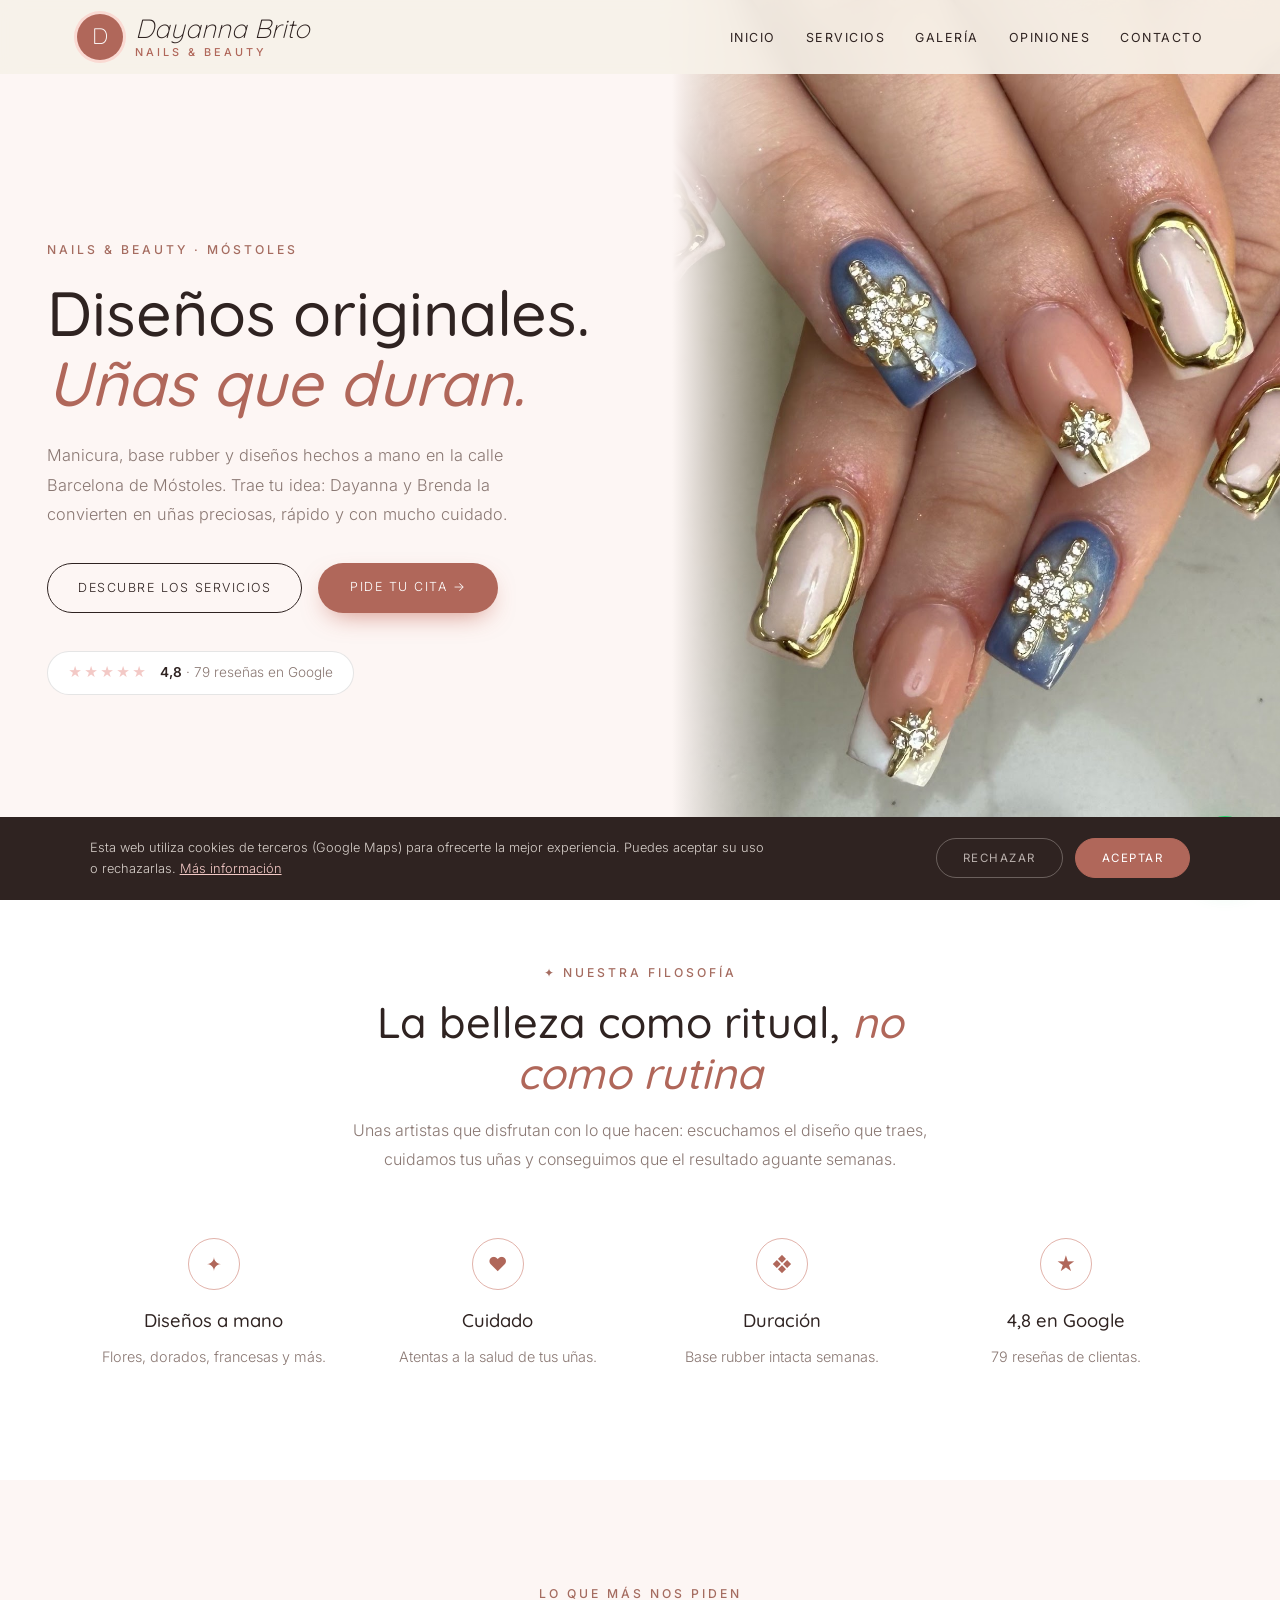
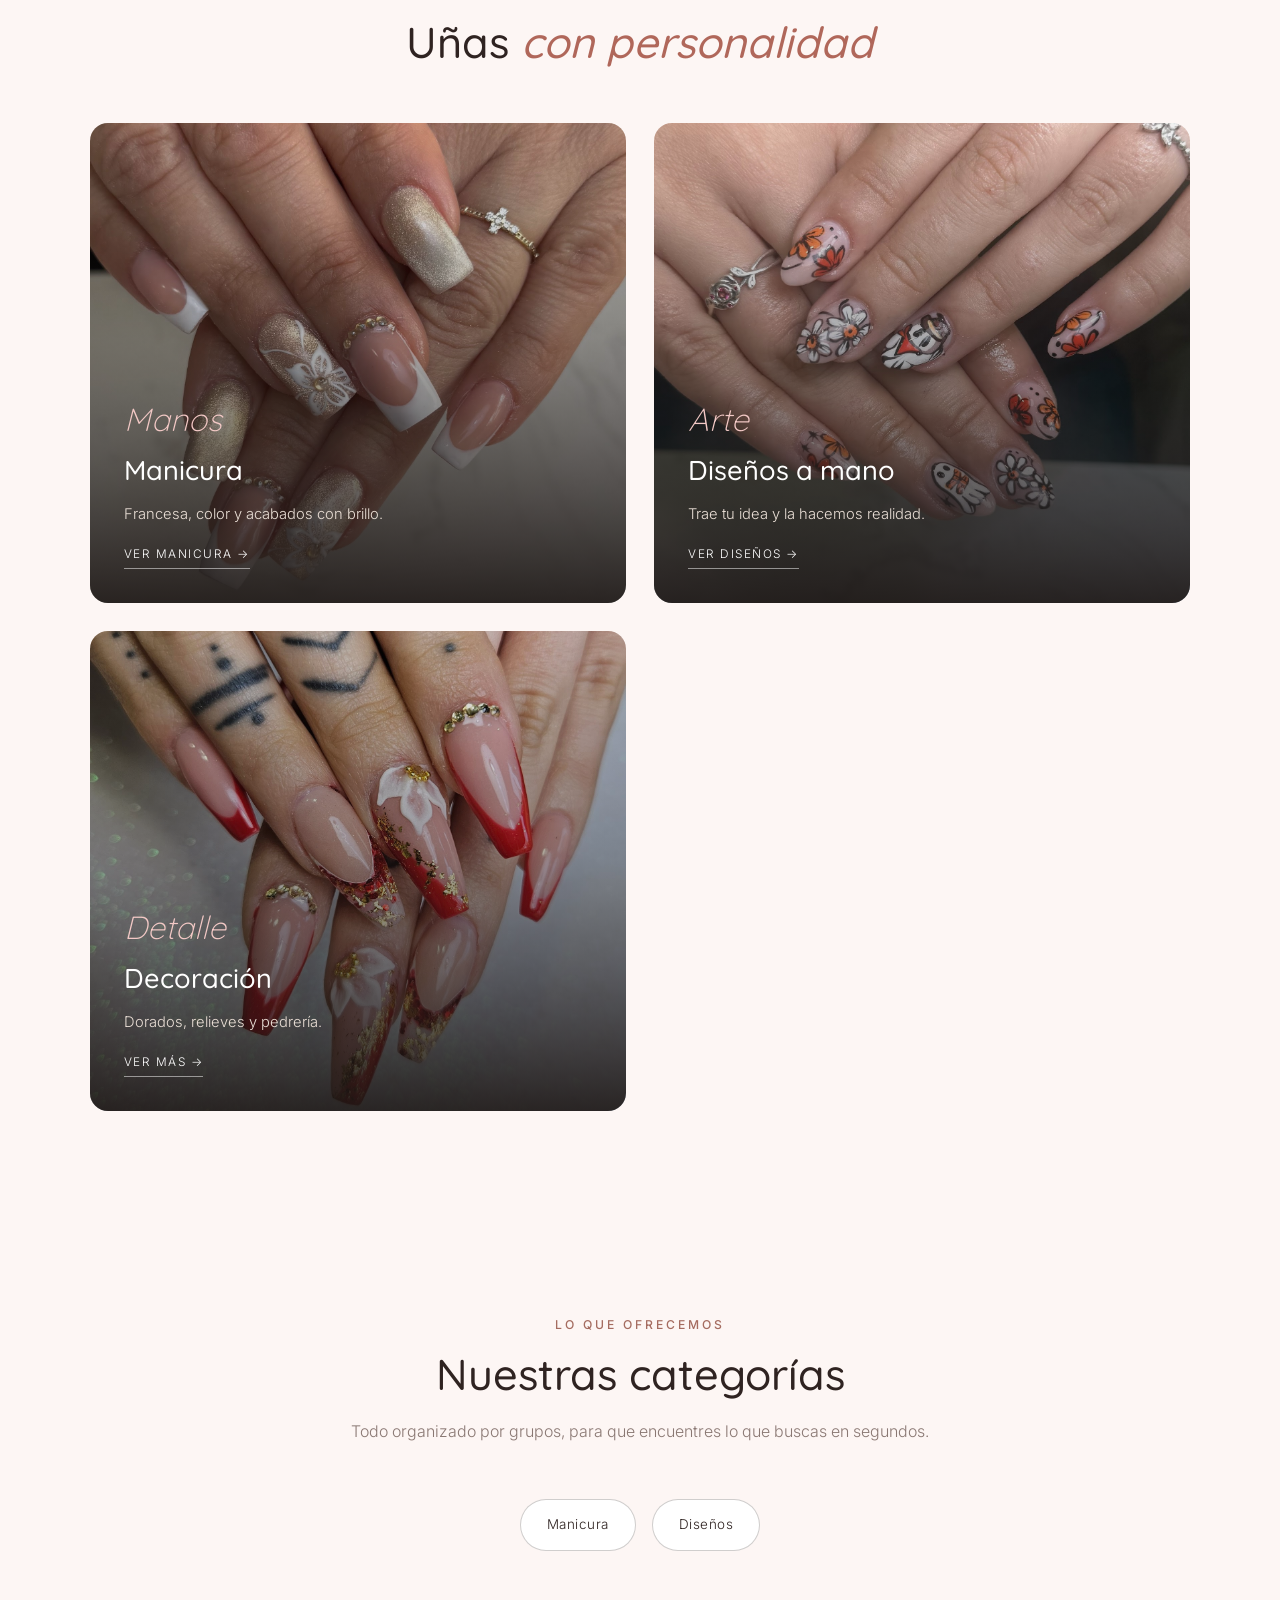
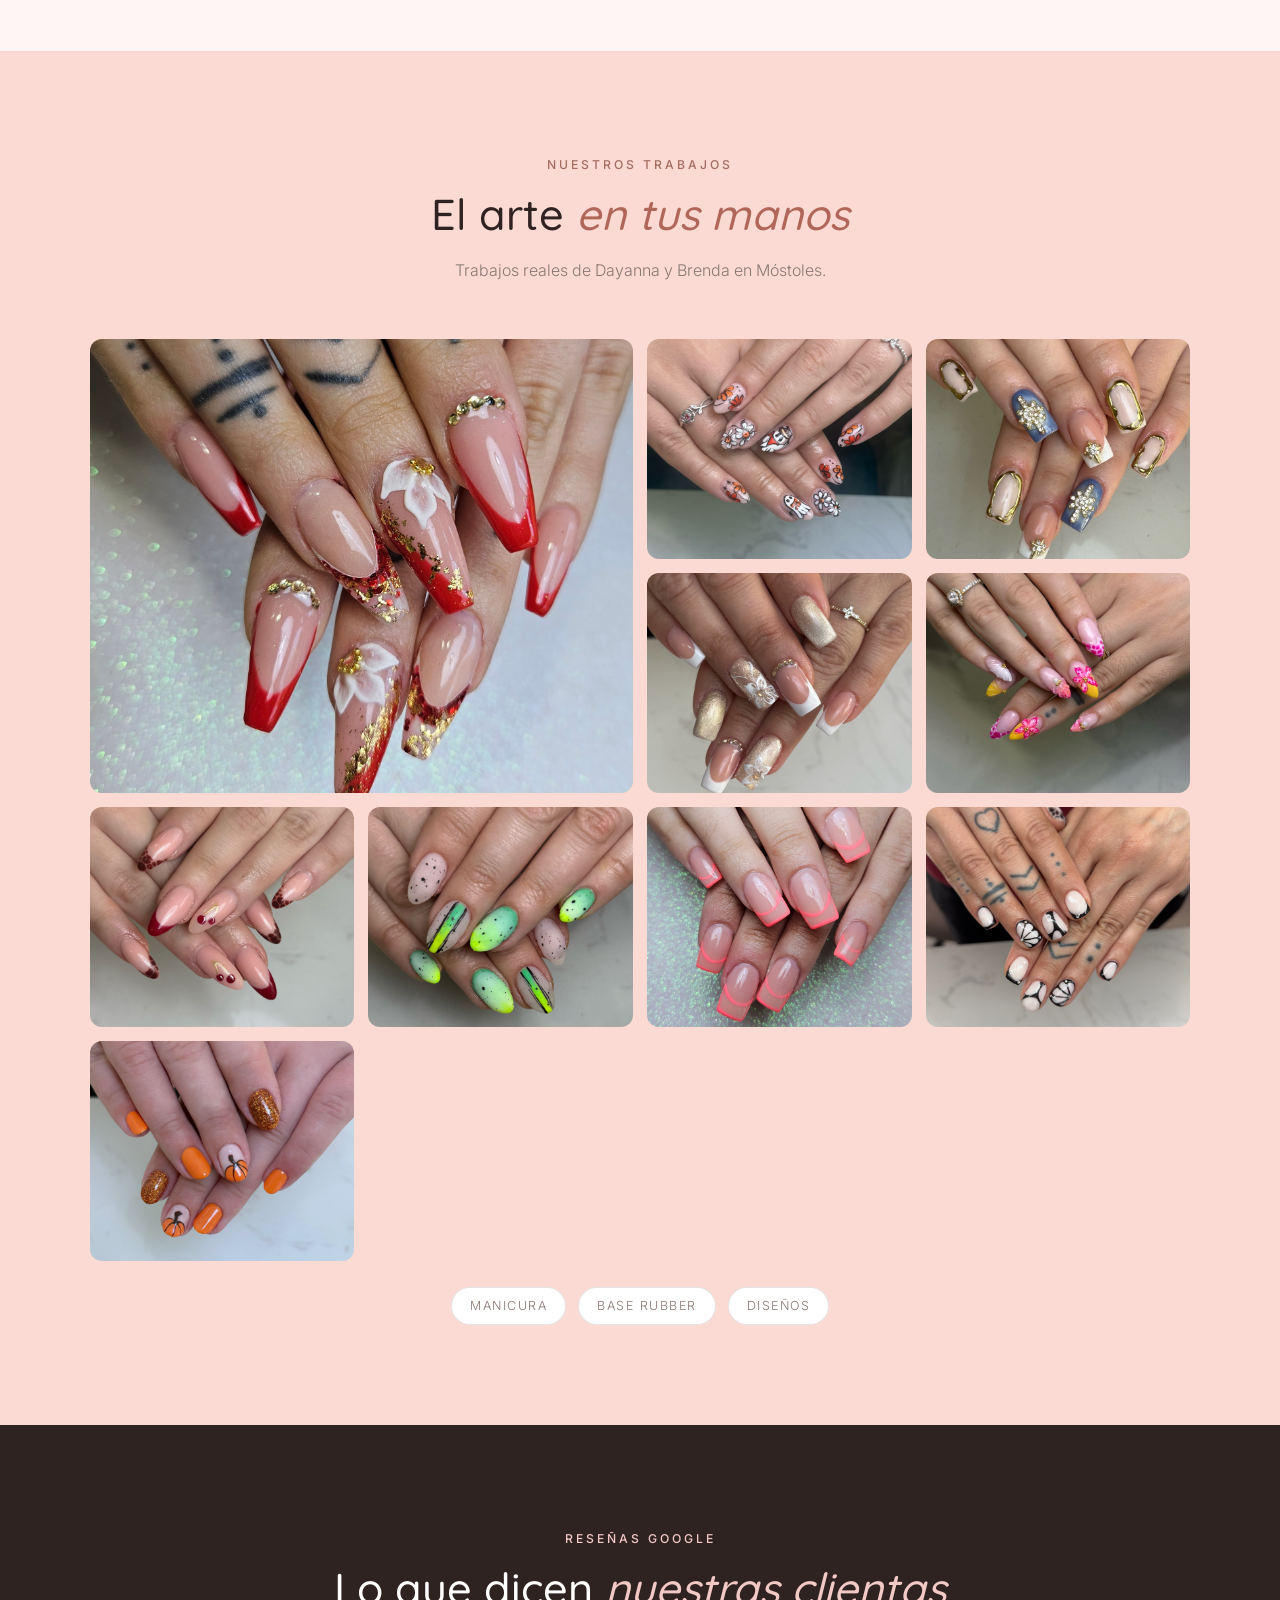
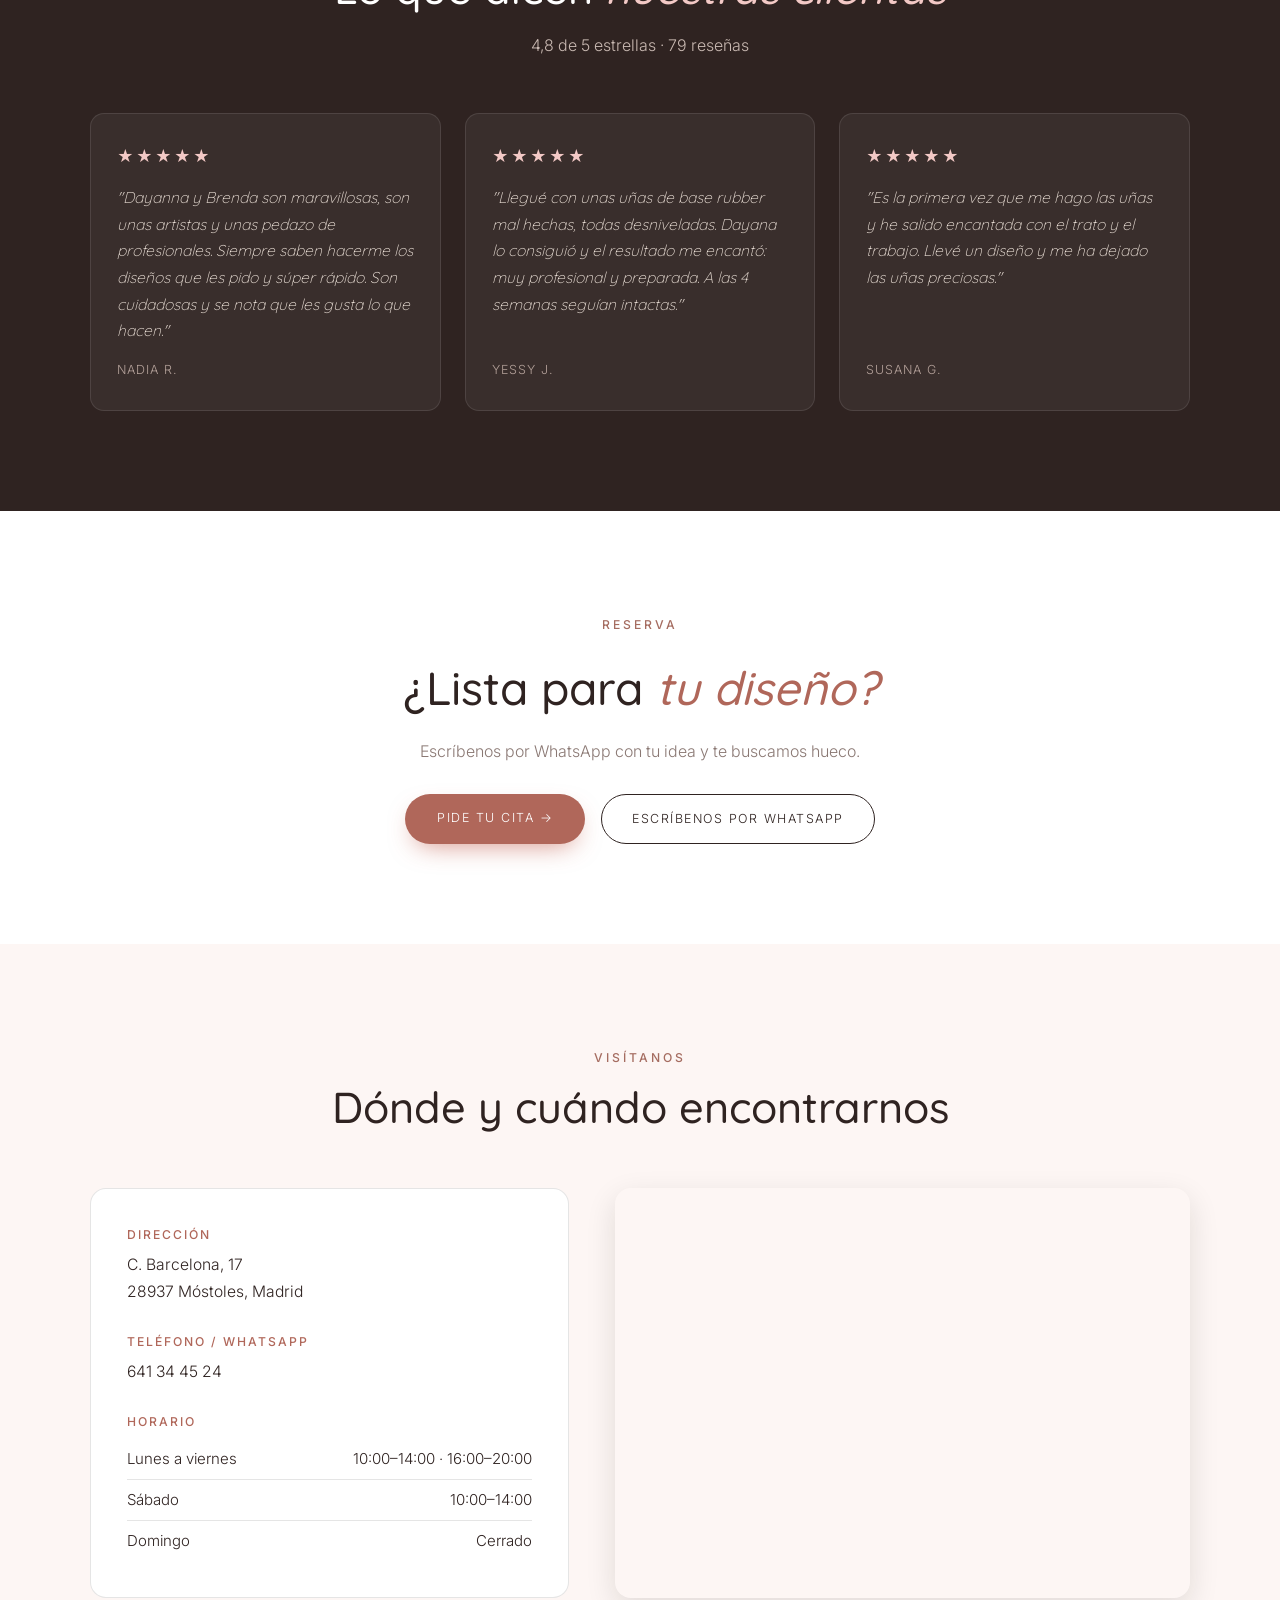
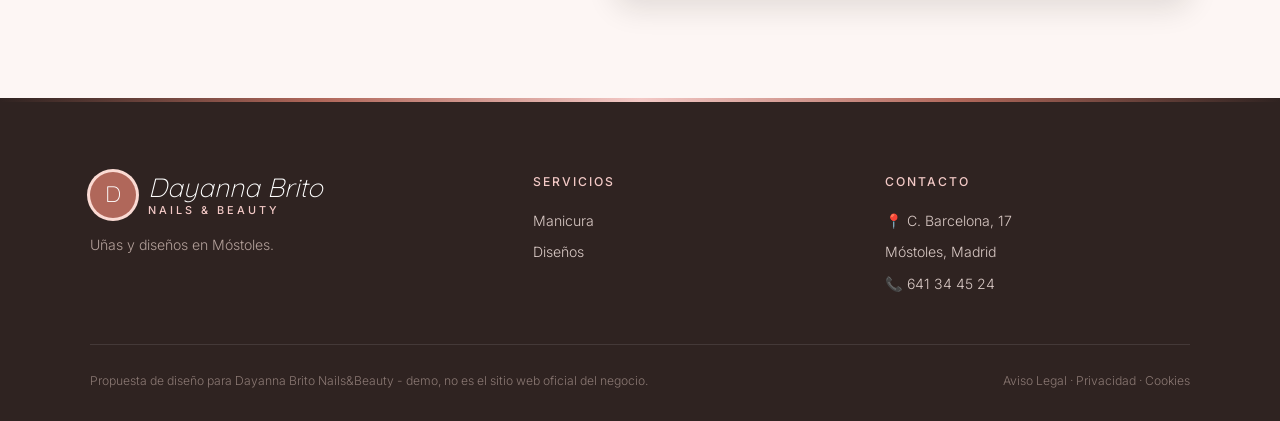
<file: index.html>
<!DOCTYPE html>
<html lang="es">
<head>
<meta charset="UTF-8">
<meta name="viewport" content="width=device-width, initial-scale=1.0">
<title>Dayanna Brito Nails&amp;Beauty — Uñas y diseños en Móstoles</title>
<meta name="description" content="Dayanna Brito Nails&Beauty, uñas en C. Barcelona 17, Móstoles. Manicura, base rubber y diseños originales hechos a mano por Dayanna y Brenda. 4,8★ con 79 reseñas en Google.">
<meta name="theme-color" content="#2f2321">
<meta property="og:title" content="Dayanna Brito Nails&amp;Beauty · Móstoles">
<meta property="og:image" content="maps_03.jpg">

<link rel="preconnect" href="https://fonts.googleapis.com"><link rel="preconnect" href="https://fonts.gstatic.com" crossorigin><link href="https://fonts.googleapis.com/css2?family=Quicksand:wght@400;500;600&family=Inter:wght@300;400;500;600&display=swap" rel="stylesheet">
<link rel="stylesheet" href="styles.css">
</head>
<body>

<header id="header">
  <a href="index.html" class="logo" aria-label="Dayanna Brito Nails&amp;Beauty, inicio"><span class="logo-mark">D</span><span class="logo-text"><span class="script">Dayanna Brito</span><small>nails &amp; beauty</small></span></a>
  <nav id="nav" aria-label="Navegación principal"><ul><li><a href="index.html#inicio">Inicio</a></li><li><a href="servicios.html">Servicios</a></li><li><a href="index.html#galeria">Galería</a></li><li><a href="index.html#opiniones">Opiniones</a></li><li><a href="index.html#contacto">Contacto</a></li></ul></nav><button class="nav-toggle" id="navToggle" aria-label="Abrir menú">☰</button>
</header>

<section class="hero" id="inicio">
  <div class="hero-text">
    <span class="eyebrow">Nails &amp; Beauty · Móstoles</span>
    <h1>Diseños originales. <em>Uñas que duran.</em></h1>
    <p>Manicura, base rubber y diseños hechos a mano en la calle Barcelona de Móstoles. Trae tu idea: Dayanna y Brenda la convierten en uñas preciosas, rápido y con mucho cuidado.</p>
    <div class="hero-ctas">
      <a href="servicios.html" class="btn-outline">Descubre los servicios</a>
      <a href="https://wa.me/34641344524?text=Hola%2C%20he%20visto%20vuestra%20web%20y%20me%20gustar%C3%ADa%20pedir%20cita%20en%20Dayanna%20Brito%20Nails%26Beauty" class="btn-solid" target="_blank" rel="noopener">Pide tu cita →</a>
    </div>
    <a class="hero-rating" href="https://www.google.com/maps/search/?api=1&query=Dayanna+Brito+Nails+Beauty,+Calle+Barcelona+17,+Mostoles" target="_blank" rel="noopener"><span class="stars">★★★★★</span><span><strong>4,8</strong> · 79 reseñas en Google</span></a>
  </div>
  <div class="hero-img"><img src="maps_03.jpg" alt="Diseño de uñas con dorado de Dayanna Brito Nails&Beauty en Móstoles" style="object-position:center 50%;"></div>
</section>

<section class="trust">
  <div class="section-head">
    <span class="eyebrow">✦ Nuestra filosofía</span>
    <h2>La belleza como ritual, <em>no como rutina</em></h2>
    <p>Unas artistas que disfrutan con lo que hacen: escuchamos el diseño que traes, cuidamos tus uñas y conseguimos que el resultado aguante semanas.</p>
  </div>
  <div class="trust-grid">
    <div class="trust-card"><span class="trust-ic">✦</span><h3>Diseños a mano</h3><p>Flores, dorados, francesas y más.</p></div>
    <div class="trust-card"><span class="trust-ic">♥</span><h3>Cuidado</h3><p>Atentas a la salud de tus uñas.</p></div>
    <div class="trust-card"><span class="trust-ic">❖</span><h3>Duración</h3><p>Base rubber intacta semanas.</p></div>
    <div class="trust-card"><span class="trust-ic">★</span><h3>4,8 en Google</h3><p>79 reseñas de clientas.</p></div>
  </div>
</section>

<section class="worlds">
  <div class="section-head">
    <span class="eyebrow">Lo que más nos piden</span>
    <h2>Uñas <em>con personalidad</em></h2>
  </div>
  <div class="worlds-grid">
    <a href="servicios.html#unas" class="world-card"><img src="maps_02.jpg" alt="Manicura"><div class="world-text"><span class="script">Manos</span><h3>Manicura</h3><p>Francesa, color y acabados con brillo.</p><span class="world-link">Ver manicura →</span></div></a>
    <a href="servicios.html#disenos" class="world-card"><img src="maps_01.jpg" alt="Diseños a mano"><div class="world-text"><span class="script">Arte</span><h3>Diseños a mano</h3><p>Trae tu idea y la hacemos realidad.</p><span class="world-link">Ver diseños →</span></div></a>
    <a href="servicios.html#disenos" class="world-card"><img src="maps_09.jpg" alt="Decoración"><div class="world-text"><span class="script">Detalle</span><h3>Decoración</h3><p>Dorados, relieves y pedrería.</p><span class="world-link">Ver más →</span></div></a>
  </div>
</section>

<section>
  <div class="section-head">
    <span class="eyebrow">Lo que ofrecemos</span>
    <h2>Nuestras categorías</h2>
    <p>Todo organizado por grupos, para que encuentres lo que buscas en segundos.</p>
  </div>
  <div class="cat-pills">
    <a href="servicios.html#unas" class="cat-pill">Manicura</a>
    <a href="servicios.html#disenos" class="cat-pill">Diseños</a>
  </div>
</section>

<section class="gallery-wrap" id="galeria">
  <div class="section-head">
    <span class="eyebrow">Nuestros trabajos</span>
    <h2>El arte <em>en tus manos</em></h2>
    <p>Trabajos reales de Dayanna y Brenda en Móstoles.</p>
  </div>
  <div class="gallery">
    <figure class="big"><img src="maps_09.jpg" alt="Francesa roja con flores y pan de oro, Dayanna Brito Nails&Beauty" loading="lazy"></figure>
    <figure><img src="maps_01.jpg" alt="Uñas con flores pintadas a mano" loading="lazy"></figure>
    <figure><img src="maps_03.jpg" alt="Diseño con marcos dorados y pedrería" loading="lazy"></figure>
    <figure><img src="maps_02.jpg" alt="Francesa blanca con dorado" loading="lazy"></figure>
    <figure><img src="maps_08.jpg" alt="Diseño tropical con flores en relieve" loading="lazy"></figure>
    <figure><img src="maps_07.jpg" alt="Francesa burdeos con cerezas" loading="lazy"></figure>
    <figure><img src="maps_04.jpg" alt="Uñas verde neón con motas" loading="lazy"></figure>
    <figure><img src="maps_06.jpg" alt="Francesa coral" loading="lazy"></figure>
    <figure><img src="maps_05.jpg" alt="Diseño blanco y negro" loading="lazy"></figure>
    <figure><img src="maps_10.jpg" alt="Uñas de otoño con calabazas" loading="lazy"></figure>
  </div>
  <div class="brands"><span>Manicura</span><span>Base rubber</span><span>Diseños</span></div>
</section>

<section class="reviews-wrap" id="opiniones">
  <div class="section-head">
    <span class="eyebrow">Reseñas Google</span>
    <h2>Lo que dicen <em>nuestras clientas</em></h2>
    <p>4,8 de 5 estrellas · 79 reseñas</p>
  </div>
  <div class="review-grid">
    <div class="review-card"><div class="stars">★★★★★</div><p>"Dayanna y Brenda son maravillosas, son unas artistas y unas pedazo de profesionales. Siempre saben hacerme los diseños que les pido y súper rápido. Son cuidadosas y se nota que les gusta lo que hacen."</p><cite>Nadia R.</cite></div>
    <div class="review-card"><div class="stars">★★★★★</div><p>"Llegué con unas uñas de base rubber mal hechas, todas desniveladas. Dayana lo consiguió y el resultado me encantó: muy profesional y preparada. A las 4 semanas seguían intactas."</p><cite>Yessy J.</cite></div>
    <div class="review-card"><div class="stars">★★★★★</div><p>"Es la primera vez que me hago las uñas y he salido encantada con el trato y el trabajo. Llevé un diseño y me ha dejado las uñas preciosas."</p><cite>Susana G.</cite></div>
  </div>
</section>

<section class="cta-section">
  <span class="eyebrow">Reserva</span>
  <h2>¿Lista para <em>tu diseño?</em></h2>
  <p>Escríbenos por WhatsApp con tu idea y te buscamos hueco.</p>
  <div class="cta-row">
    <a href="https://wa.me/34641344524?text=Hola%2C%20he%20visto%20vuestra%20web%20y%20me%20gustar%C3%ADa%20pedir%20cita%20en%20Dayanna%20Brito%20Nails%26Beauty" class="btn-solid" target="_blank" rel="noopener">Pide tu cita →</a>
    <a href="https://wa.me/34641344524?text=Hola%2C%20he%20visto%20vuestra%20web%20y%20me%20gustar%C3%ADa%20pedir%20cita%20en%20Dayanna%20Brito%20Nails%26Beauty" class="btn-outline" target="_blank" rel="noopener">Escríbenos por WhatsApp</a>
  </div>
</section>

<section class="contact-section" id="contacto">
  <div class="section-head">
    <span class="eyebrow">Visítanos</span>
    <h2>Dónde y cuándo encontrarnos</h2>
  </div>
  <div class="contact-grid">
    <div class="contact-info">
      <div class="contact-block"><h3>Dirección</h3><p>C. Barcelona, 17<br>28937 Móstoles, Madrid</p></div>
      <div class="contact-block"><h3>Teléfono / WhatsApp</h3><p><a href="tel:+34641344524">641 34 45 24</a></p></div>
      <div class="contact-block"><h3>Horario</h3><ul class="hours-list"><li><span>Lunes a viernes</span><span>10:00–14:00 · 16:00–20:00</span></li><li><span>Sábado</span><span>10:00–14:00</span></li><li><span>Domingo</span><span>Cerrado</span></li></ul></div>
      
    </div>
    <div class="contact-map">
      <iframe title="Mapa de Dayanna Brito Nails&amp;Beauty" src="https://www.google.com/maps?q=Dayanna+Brito+Nails+Beauty,+Calle+Barcelona+17,+Mostoles&output=embed" width="100%" height="100%" style="border:0;" allowfullscreen="" loading="lazy" referrerpolicy="no-referrer-when-downgrade"></iframe>
    </div>
  </div>
</section>

<footer>
  <div class="footer-grid">
    <div class="footer-brand">
      <a href="index.html" class="logo light"><span class="logo-mark">D</span><span class="logo-text"><span class="script">Dayanna Brito</span><small>nails &amp; beauty</small></span></a>
      <p>Uñas y diseños en Móstoles.</p>
    </div>
    <div><h4>Servicios</h4><ul><li><a href="servicios.html#unas">Manicura</a></li><li><a href="servicios.html#disenos">Diseños</a></li></ul></div>
    <div><h4>Contacto</h4><ul><li>📍 C. Barcelona, 17</li><li>Móstoles, Madrid</li><li>📞 <a href="tel:+34641344524">641 34 45 24</a></li></ul></div>
  </div>
  <div class="footer-bottom">
    <span>Propuesta de diseño para Dayanna Brito Nails&amp;Beauty - demo, no es el sitio web oficial del negocio.</span>
    <span><a href="aviso-legal.html">Aviso Legal</a> &middot; <a href="politica-privacidad.html">Privacidad</a> &middot; <a href="politica-cookies.html">Cookies</a></span>
  </div>
</footer>

<div id="cookie-banner" class="cookie-banner"><p>Esta web utiliza cookies de terceros (Google Maps) para ofrecerte la mejor experiencia. Puedes aceptar su uso o rechazarlas. <a href="politica-cookies.html">Más información</a></p><div class="cookie-actions"><button onclick="setCookieChoice('rejected')" class="ck-reject">Rechazar</button><button onclick="setCookieChoice('accepted')" class="ck-accept">Aceptar</button></div></div>
<div class="social-fabs"><a class="wa-fab" href="https://wa.me/34641344524?text=Hola%2C%20he%20visto%20vuestra%20web%20y%20me%20gustar%C3%ADa%20pedir%20cita%20en%20Dayanna%20Brito%20Nails%26Beauty" target="_blank" rel="noopener" aria-label="Escribir por WhatsApp"><svg width="28" height="28" viewBox="0 0 24 24" fill="white"><path d="M17.5 14.4c-.3-.1-1.8-.9-2-1s-.5-.1-.7.1-.8 1-.9 1.2-.3.2-.6.1a8.2 8.2 0 0 1-2.4-1.5 9 9 0 0 1-1.7-2.1c-.2-.3 0-.5.1-.6l.4-.5.3-.5v-.5l-.9-2.2c-.2-.6-.5-.5-.7-.5h-.6a1.1 1.1 0 0 0-.8.4 3.4 3.4 0 0 0-1 2.5 5.9 5.9 0 0 0 1.2 3.1 13.5 13.5 0 0 0 5.2 4.6c2.6 1 2.6.7 3.1.6a2.6 2.6 0 0 0 1.7-1.2 2.1 2.1 0 0 0 .2-1.2c-.1-.1-.3-.2-.6-.3ZM12 21.8a9.8 9.8 0 0 1-5-1.4l-.4-.2-3.7 1 1-3.6-.2-.4A9.8 9.8 0 1 1 12 21.8Zm8.4-18.3A11.8 11.8 0 0 0 1.8 17.7L.2 23.8l6.3-1.6a11.8 11.8 0 0 0 5.6 1.4A11.8 11.8 0 0 0 20.4 3.5Z"/></svg></a></div>
<script src="main.js"></script>
</body>
</html>
</file>
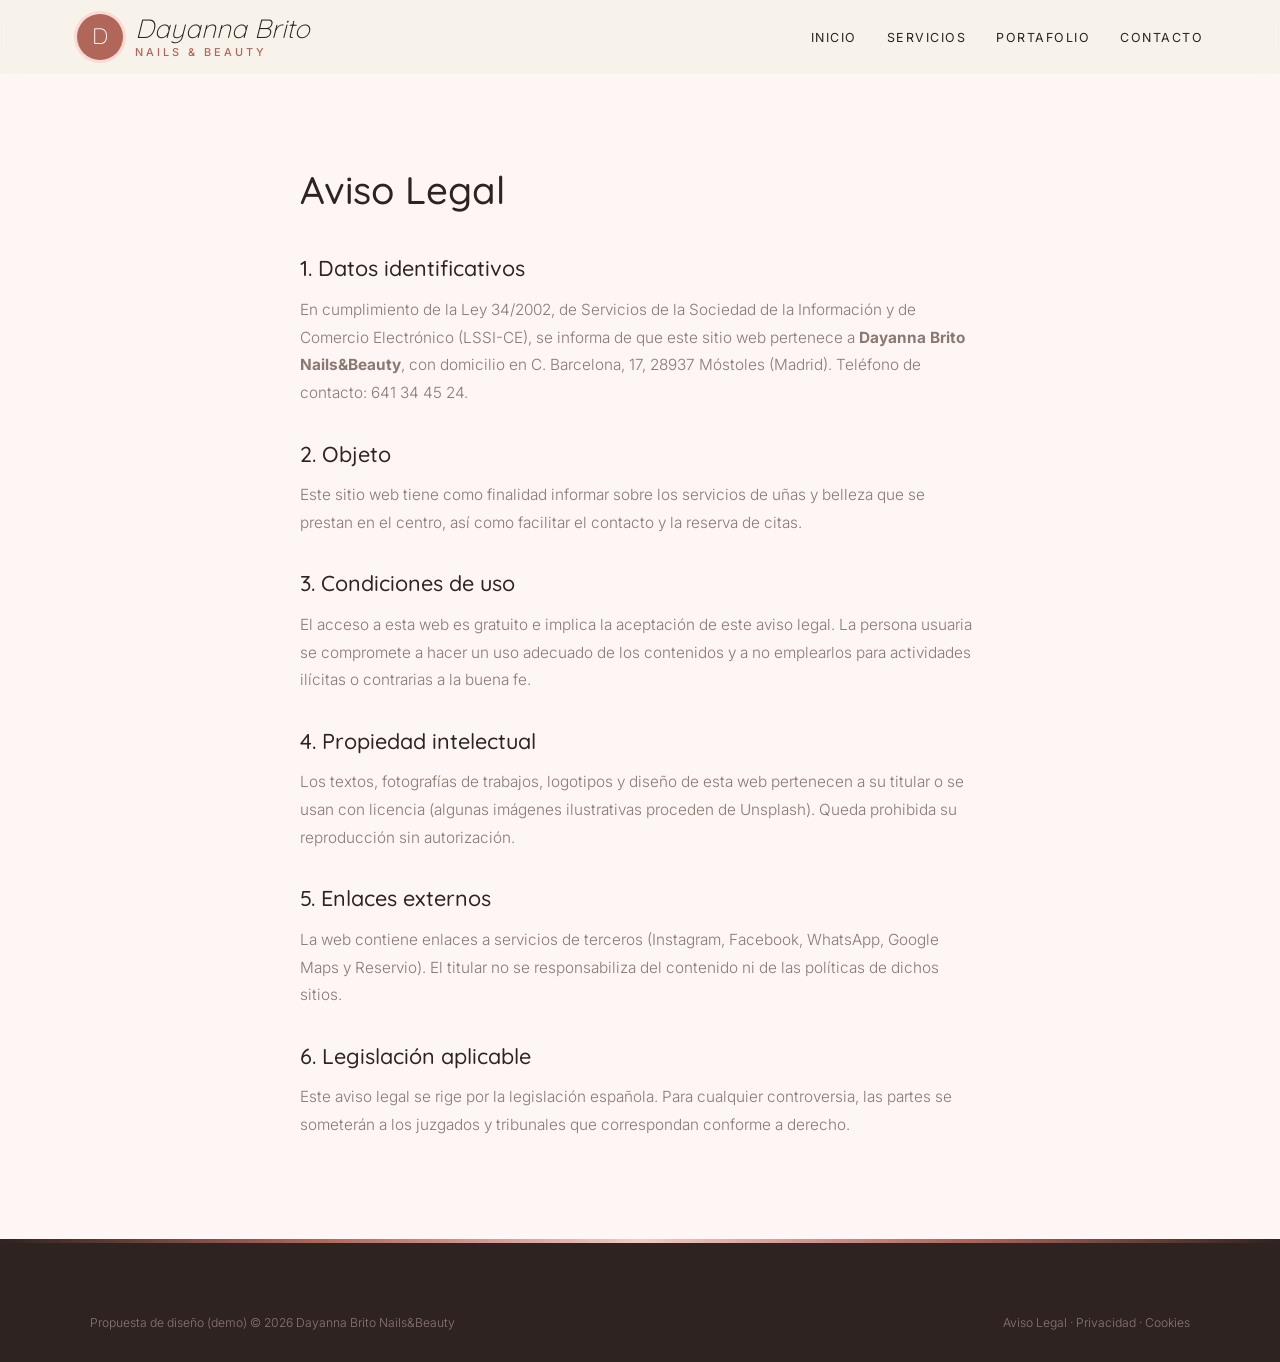
<file: aviso-legal.html>
<!DOCTYPE html>
<html lang="es">
<head>
<meta charset="UTF-8">
<meta name="viewport" content="width=device-width, initial-scale=1.0">
<title>Aviso Legal — Dayanna Brito Nails&amp;Beauty</title>
<meta name="robots" content="noindex">

<link rel="preconnect" href="https://fonts.googleapis.com">
<link href="https://fonts.googleapis.com/css2?family=Quicksand:wght@400;500;600&family=Inter:wght@300;400;500;600&display=swap" rel="stylesheet">
<link rel="stylesheet" href="styles.css">
</head>
<body>
<header id="header" class="scrolled">
  <a href="index.html" class="logo" aria-label="Dayanna Brito Nails&amp;Beauty, inicio">
    <span class="logo-mark">D</span>
    <span class="logo-text"><span class="script">Dayanna Brito</span><small>nails &amp; beauty</small></span>
  </a>
  <nav id="nav" aria-label="Navegación principal">
    <ul>
      <li><a href="index.html#inicio">Inicio</a></li>
      <li><a href="servicios.html">Servicios</a></li>
      <li><a href="portafolio.html">Portafolio</a></li>
      <li><a href="index.html#contacto">Contacto</a></li>
    </ul>
  </nav>
  <button class="nav-toggle" id="navToggle" aria-label="Abrir menú">☰</button>
</header>
<main class="legal"><h1>Aviso Legal</h1>
<h2>1. Datos identificativos</h2>
<p>En cumplimiento de la Ley 34/2002, de Servicios de la Sociedad de la Información y de Comercio Electrónico (LSSI-CE), se informa de que este sitio web pertenece a <strong>Dayanna Brito Nails&amp;Beauty</strong>, con domicilio en C. Barcelona, 17, 28937 Móstoles (Madrid). Teléfono de contacto: 641 34 45 24.</p>
<h2>2. Objeto</h2>
<p>Este sitio web tiene como finalidad informar sobre los servicios de uñas y belleza que se prestan en el centro, así como facilitar el contacto y la reserva de citas.</p>
<h2>3. Condiciones de uso</h2>
<p>El acceso a esta web es gratuito e implica la aceptación de este aviso legal. La persona usuaria se compromete a hacer un uso adecuado de los contenidos y a no emplearlos para actividades ilícitas o contrarias a la buena fe.</p>
<h2>4. Propiedad intelectual</h2>
<p>Los textos, fotografías de trabajos, logotipos y diseño de esta web pertenecen a su titular o se usan con licencia (algunas imágenes ilustrativas proceden de Unsplash). Queda prohibida su reproducción sin autorización.</p>
<h2>5. Enlaces externos</h2>
<p>La web contiene enlaces a servicios de terceros (Instagram, Facebook, WhatsApp, Google Maps y Reservio). El titular no se responsabiliza del contenido ni de las políticas de dichos sitios.</p>
<h2>6. Legislación aplicable</h2>
<p>Este aviso legal se rige por la legislación española. Para cualquier controversia, las partes se someterán a los juzgados y tribunales que correspondan conforme a derecho.</p></main>
<footer>
  <div class="footer-bottom" style="margin-top:0">
    <span>Propuesta de diseño (demo) © 2026 Dayanna Brito Nails&amp;Beauty</span>
    <span><a href="aviso-legal.html">Aviso Legal</a> &middot; <a href="politica-privacidad.html">Privacidad</a> &middot; <a href="politica-cookies.html">Cookies</a></span>
  </div>
</footer>
<script src="main.js"></script>
</body>
</html>
</file>
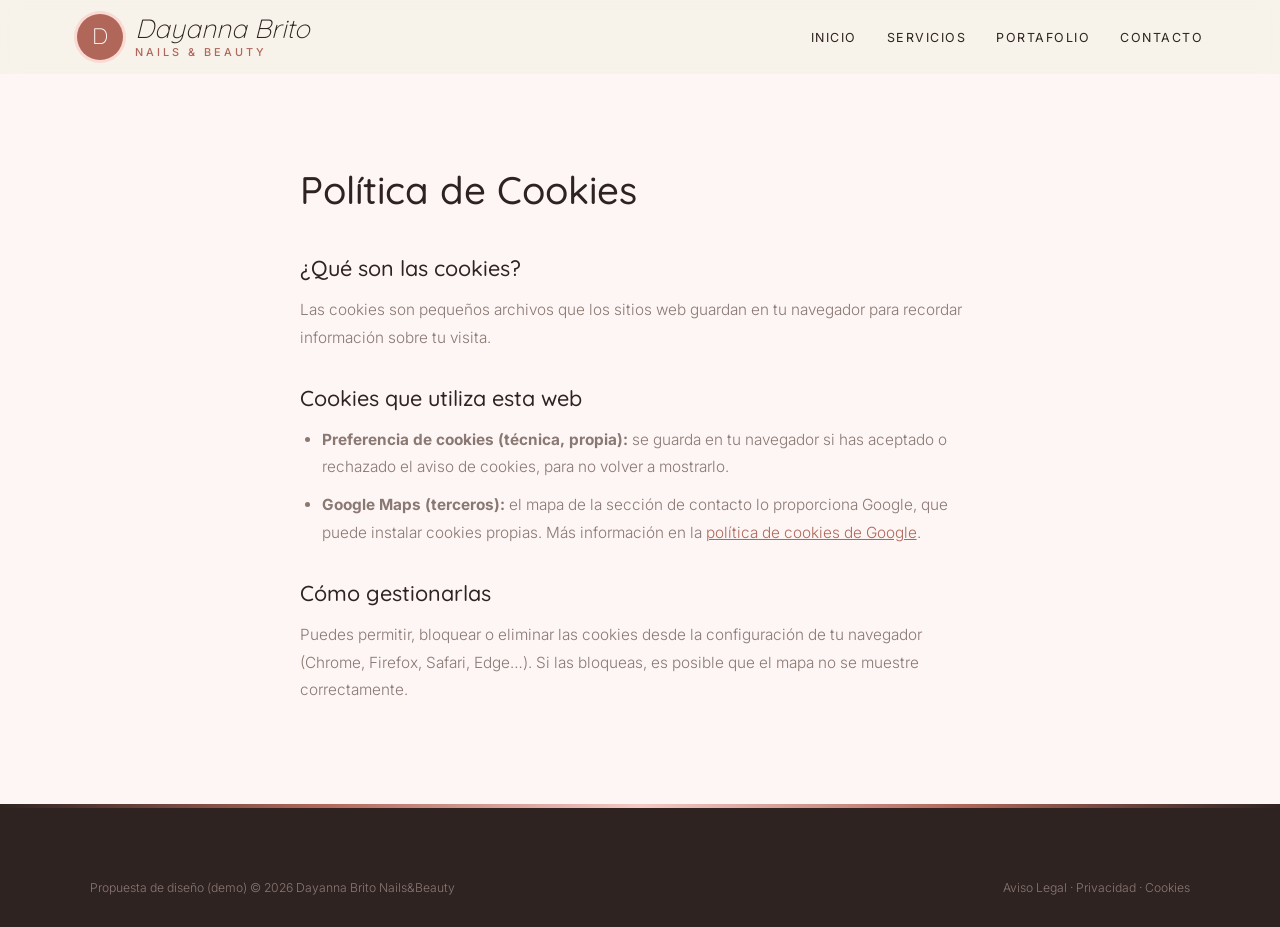
<file: politica-cookies.html>
<!DOCTYPE html>
<html lang="es">
<head>
<meta charset="UTF-8">
<meta name="viewport" content="width=device-width, initial-scale=1.0">
<title>Política de Cookies — Dayanna Brito Nails&amp;Beauty</title>
<meta name="robots" content="noindex">

<link rel="preconnect" href="https://fonts.googleapis.com">
<link href="https://fonts.googleapis.com/css2?family=Quicksand:wght@400;500;600&family=Inter:wght@300;400;500;600&display=swap" rel="stylesheet">
<link rel="stylesheet" href="styles.css">
</head>
<body>
<header id="header" class="scrolled">
  <a href="index.html" class="logo" aria-label="Dayanna Brito Nails&amp;Beauty, inicio">
    <span class="logo-mark">D</span>
    <span class="logo-text"><span class="script">Dayanna Brito</span><small>nails &amp; beauty</small></span>
  </a>
  <nav id="nav" aria-label="Navegación principal">
    <ul>
      <li><a href="index.html#inicio">Inicio</a></li>
      <li><a href="servicios.html">Servicios</a></li>
      <li><a href="portafolio.html">Portafolio</a></li>
      <li><a href="index.html#contacto">Contacto</a></li>
    </ul>
  </nav>
  <button class="nav-toggle" id="navToggle" aria-label="Abrir menú">☰</button>
</header>
<main class="legal"><h1>Política de Cookies</h1>
<h2>¿Qué son las cookies?</h2>
<p>Las cookies son pequeños archivos que los sitios web guardan en tu navegador para recordar información sobre tu visita.</p>
<h2>Cookies que utiliza esta web</h2>
<ul>
<li><strong>Preferencia de cookies (técnica, propia):</strong> se guarda en tu navegador si has aceptado o rechazado el aviso de cookies, para no volver a mostrarlo.</li>
<li><strong>Google Maps (terceros):</strong> el mapa de la sección de contacto lo proporciona Google, que puede instalar cookies propias. Más información en la <a href="https://policies.google.com/technologies/cookies" target="_blank" rel="noopener">política de cookies de Google</a>.</li>
</ul>
<h2>Cómo gestionarlas</h2>
<p>Puedes permitir, bloquear o eliminar las cookies desde la configuración de tu navegador (Chrome, Firefox, Safari, Edge…). Si las bloqueas, es posible que el mapa no se muestre correctamente.</p></main>
<footer>
  <div class="footer-bottom" style="margin-top:0">
    <span>Propuesta de diseño (demo) © 2026 Dayanna Brito Nails&amp;Beauty</span>
    <span><a href="aviso-legal.html">Aviso Legal</a> &middot; <a href="politica-privacidad.html">Privacidad</a> &middot; <a href="politica-cookies.html">Cookies</a></span>
  </div>
</footer>
<script src="main.js"></script>
</body>
</html>
</file>
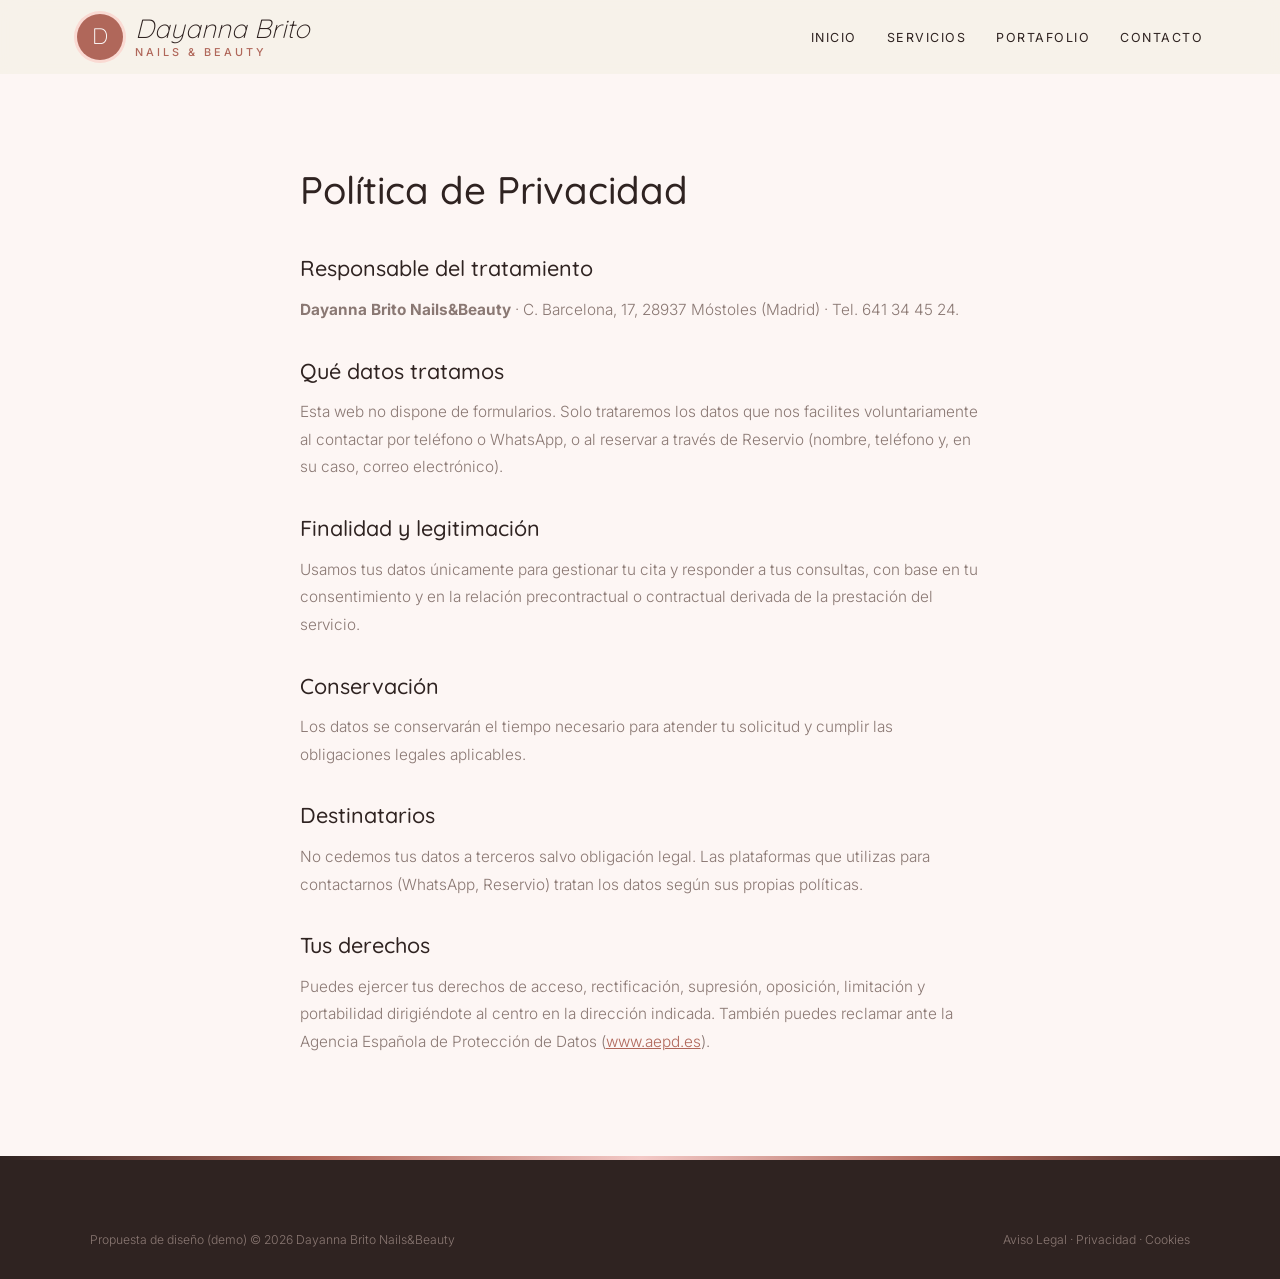
<file: politica-privacidad.html>
<!DOCTYPE html>
<html lang="es">
<head>
<meta charset="UTF-8">
<meta name="viewport" content="width=device-width, initial-scale=1.0">
<title>Política de Privacidad — Dayanna Brito Nails&amp;Beauty</title>
<meta name="robots" content="noindex">

<link rel="preconnect" href="https://fonts.googleapis.com">
<link href="https://fonts.googleapis.com/css2?family=Quicksand:wght@400;500;600&family=Inter:wght@300;400;500;600&display=swap" rel="stylesheet">
<link rel="stylesheet" href="styles.css">
</head>
<body>
<header id="header" class="scrolled">
  <a href="index.html" class="logo" aria-label="Dayanna Brito Nails&amp;Beauty, inicio">
    <span class="logo-mark">D</span>
    <span class="logo-text"><span class="script">Dayanna Brito</span><small>nails &amp; beauty</small></span>
  </a>
  <nav id="nav" aria-label="Navegación principal">
    <ul>
      <li><a href="index.html#inicio">Inicio</a></li>
      <li><a href="servicios.html">Servicios</a></li>
      <li><a href="portafolio.html">Portafolio</a></li>
      <li><a href="index.html#contacto">Contacto</a></li>
    </ul>
  </nav>
  <button class="nav-toggle" id="navToggle" aria-label="Abrir menú">☰</button>
</header>
<main class="legal"><h1>Política de Privacidad</h1>
<h2>Responsable del tratamiento</h2>
<p><strong>Dayanna Brito Nails&amp;Beauty</strong> · C. Barcelona, 17, 28937 Móstoles (Madrid) · Tel. 641 34 45 24.</p>
<h2>Qué datos tratamos</h2>
<p>Esta web no dispone de formularios. Solo trataremos los datos que nos facilites voluntariamente al contactar por teléfono o WhatsApp, o al reservar a través de Reservio (nombre, teléfono y, en su caso, correo electrónico).</p>
<h2>Finalidad y legitimación</h2>
<p>Usamos tus datos únicamente para gestionar tu cita y responder a tus consultas, con base en tu consentimiento y en la relación precontractual o contractual derivada de la prestación del servicio.</p>
<h2>Conservación</h2>
<p>Los datos se conservarán el tiempo necesario para atender tu solicitud y cumplir las obligaciones legales aplicables.</p>
<h2>Destinatarios</h2>
<p>No cedemos tus datos a terceros salvo obligación legal. Las plataformas que utilizas para contactarnos (WhatsApp, Reservio) tratan los datos según sus propias políticas.</p>
<h2>Tus derechos</h2>
<p>Puedes ejercer tus derechos de acceso, rectificación, supresión, oposición, limitación y portabilidad dirigiéndote al centro en la dirección indicada. También puedes reclamar ante la Agencia Española de Protección de Datos (<a href="https://www.aepd.es" target="_blank" rel="noopener">www.aepd.es</a>).</p></main>
<footer>
  <div class="footer-bottom" style="margin-top:0">
    <span>Propuesta de diseño (demo) © 2026 Dayanna Brito Nails&amp;Beauty</span>
    <span><a href="aviso-legal.html">Aviso Legal</a> &middot; <a href="politica-privacidad.html">Privacidad</a> &middot; <a href="politica-cookies.html">Cookies</a></span>
  </div>
</footer>
<script src="main.js"></script>
</body>
</html>
</file>
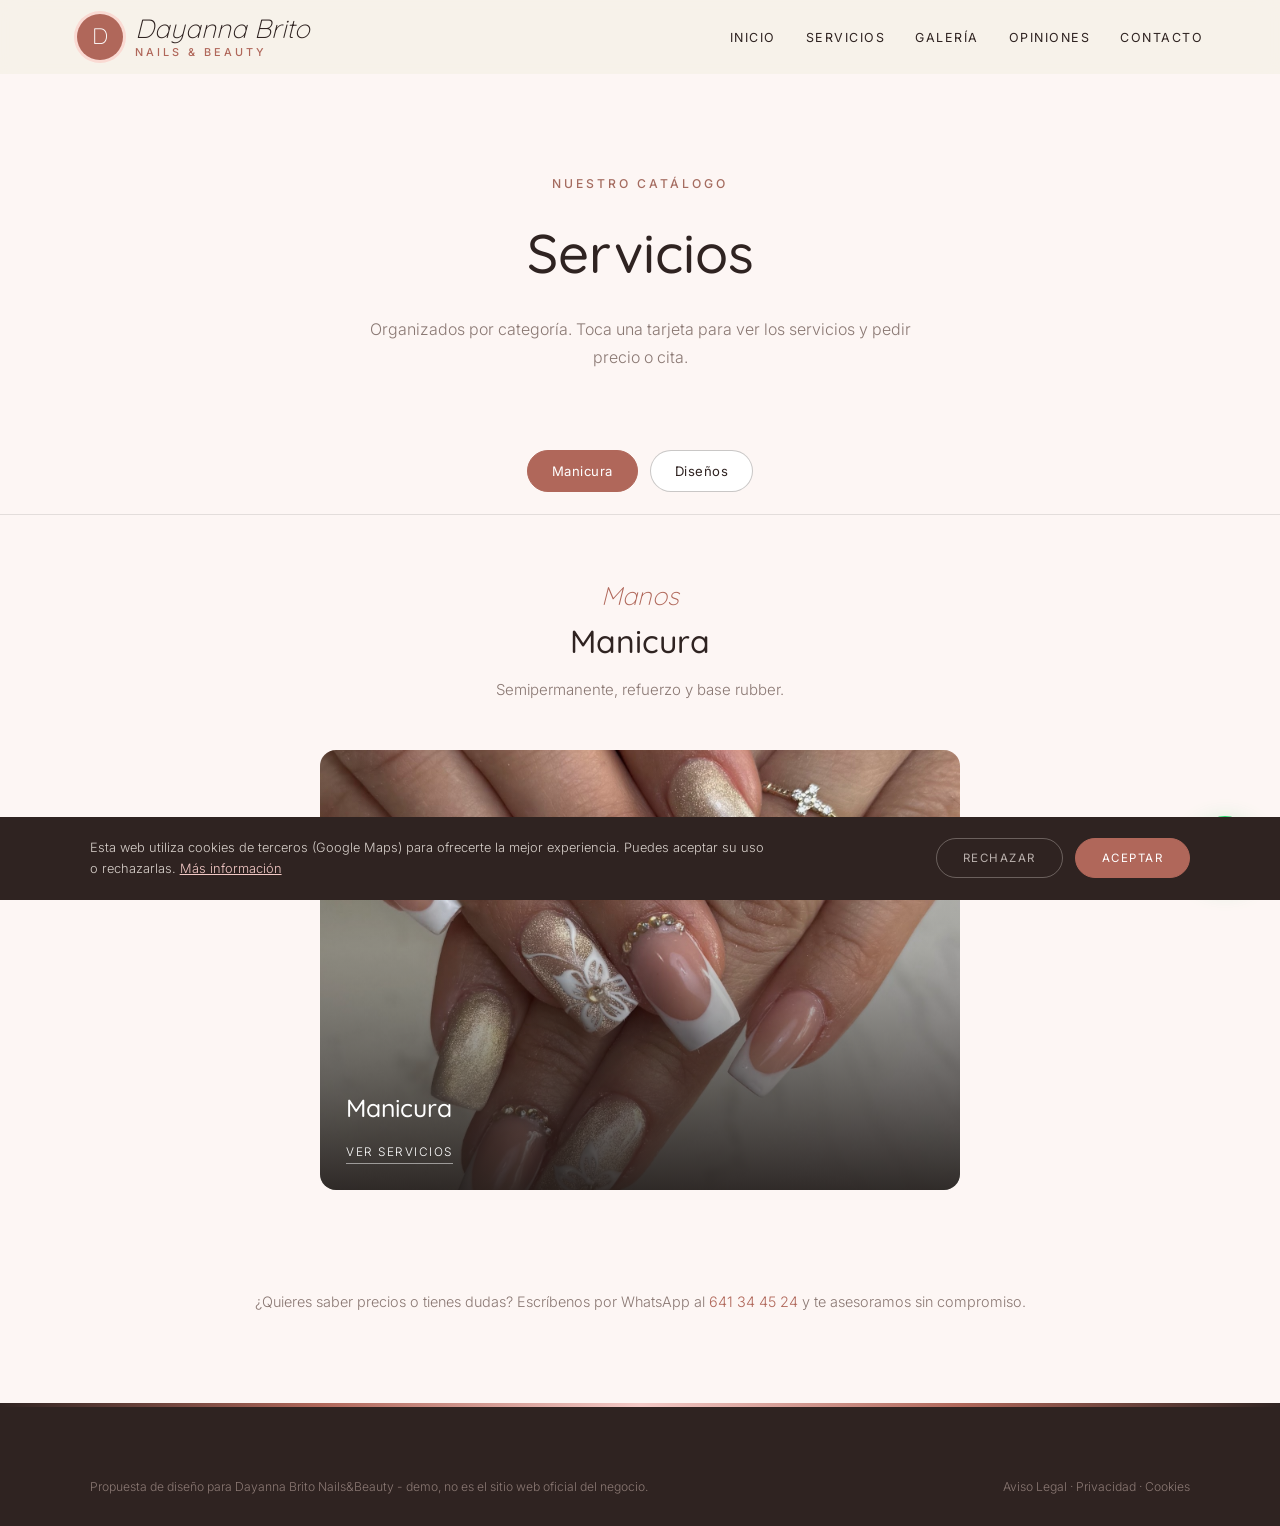
<file: servicios.html>
<!DOCTYPE html>
<html lang="es">
<head>
<meta charset="UTF-8">
<meta name="viewport" content="width=device-width, initial-scale=1.0">
<title>Servicios — Dayanna Brito Nails&amp;Beauty · Móstoles</title>
<meta name="description" content="Servicios de Dayanna Brito Nails&amp;Beauty en Móstoles.">

<link rel="preconnect" href="https://fonts.googleapis.com"><link rel="preconnect" href="https://fonts.gstatic.com" crossorigin><link href="https://fonts.googleapis.com/css2?family=Quicksand:wght@400;500;600&family=Inter:wght@300;400;500;600&display=swap" rel="stylesheet">
<link rel="stylesheet" href="styles.css">
</head>
<body>

<header id="header" class="scrolled">
  <a href="index.html" class="logo" aria-label="Dayanna Brito Nails&amp;Beauty, inicio"><span class="logo-mark">D</span><span class="logo-text"><span class="script">Dayanna Brito</span><small>nails &amp; beauty</small></span></a>
  <nav id="nav" aria-label="Navegación principal"><ul><li><a href="index.html#inicio">Inicio</a></li><li><a href="servicios.html">Servicios</a></li><li><a href="index.html#galeria">Galería</a></li><li><a href="index.html#opiniones">Opiniones</a></li><li><a href="index.html#contacto">Contacto</a></li></ul></nav><button class="nav-toggle" id="navToggle" aria-label="Abrir menú">☰</button>
</header>

<div class="page-hero">
  <span class="eyebrow">Nuestro catálogo</span>
  <h1>Servicios</h1>
  <p>Organizados por categoría. Toca una tarjeta para ver los servicios y pedir precio o cita.</p>
</div>

<div class="tabs">
  <button class="tab-btn active" data-tab="unas">Manicura</button>
  <button class="tab-btn" data-tab="disenos">Diseños</button>
  
</div>

<div class="tab-panel active" id="unas">
  <div class="tab-intro"><span class="script">Manos</span><h2>Manicura</h2><p>Semipermanente, refuerzo y base rubber.</p></div>
  <div class="cat-grid single">
    <div class="cat-card" onclick="openModal('manicura')"><img src="maps_02.jpg" alt="Manicura" loading="lazy"><div class="cat-card-text"><h3>Manicura</h3><span>Ver servicios</span></div></div>
  </div>
</div>

<div class="tab-panel" id="disenos">
  <div class="tab-intro"><span class="script">Arte</span><h2>Diseños de uñas</h2><p>Trae tu idea: la hacemos realidad.</p></div>
  <div class="cat-grid single">
    <div class="cat-card" onclick="openModal('disenos')"><img src="maps_01.jpg" alt="Diseños a mano" loading="lazy"><div class="cat-card-text"><h3>Diseños a mano</h3><span>Ver servicios</span></div></div>
  </div>
</div>


<p class="services-note">¿Quieres saber precios o tienes dudas? Escríbenos por WhatsApp al <a href="https://wa.me/34641344524" target="_blank" rel="noopener" style="color:var(--red)">641 34 45 24</a> y te asesoramos sin compromiso.</p>

<div class="modal-overlay" id="modal-manicura"><div class="modal">
  <button class="modal-close" onclick="closeModal('manicura')" aria-label="Cerrar">×</button>
  <h3>Manicura</h3><p class="modal-sub">Uñas</p>
  <div class="svc-row"><div><div class="svc-name">Manicura semipermanente</div><span class="svc-desc"></span></div><div class="svc-price">Consultar</div></div>
  <div class="svc-row"><div><div class="svc-name">Manicura con refuerzo</div><span class="svc-desc"></span></div><div class="svc-price">Consultar</div></div>
  <div class="svc-row"><div><div class="svc-name">Base rubber</div><span class="svc-desc"></span></div><div class="svc-price">Consultar</div></div>
  <a class="modal-cta alt" href="https://wa.me/34641344524?text=Hola%2C%20quiero%20informaci%C3%B3n%20sobre%20manicura" target="_blank" rel="noopener">Pedir cita por WhatsApp</a>
</div></div>

<div class="modal-overlay" id="modal-disenos"><div class="modal">
  <button class="modal-close" onclick="closeModal('disenos')" aria-label="Cerrar">×</button>
  <h3>Diseños a mano</h3><p class="modal-sub">Decoración</p>
  <div class="svc-row"><div><div class="svc-name">Diseños personalizados</div><span class="svc-desc"></span></div><div class="svc-price">Consultar</div></div>
  <div class="svc-row"><div><div class="svc-name">Francesas de color</div><span class="svc-desc"></span></div><div class="svc-price">Consultar</div></div>
  <div class="svc-row"><div><div class="svc-name">Decoración con dorados y pedrería</div><span class="svc-desc"></span></div><div class="svc-price">Consultar</div></div>
  <a class="modal-cta alt" href="https://wa.me/34641344524?text=Hola%2C%20quiero%20informaci%C3%B3n%20sobre%20dise%C3%B1os%20a%20mano" target="_blank" rel="noopener">Pedir cita por WhatsApp</a>
</div></div>


<footer>
  <div class="footer-bottom" style="margin-top:0">
    <span>Propuesta de diseño para Dayanna Brito Nails&amp;Beauty - demo, no es el sitio web oficial del negocio.</span>
    <span><a href="aviso-legal.html">Aviso Legal</a> &middot; <a href="politica-privacidad.html">Privacidad</a> &middot; <a href="politica-cookies.html">Cookies</a></span>
  </div>
</footer>

<div id="cookie-banner" class="cookie-banner"><p>Esta web utiliza cookies de terceros (Google Maps) para ofrecerte la mejor experiencia. Puedes aceptar su uso o rechazarlas. <a href="politica-cookies.html">Más información</a></p><div class="cookie-actions"><button onclick="setCookieChoice('rejected')" class="ck-reject">Rechazar</button><button onclick="setCookieChoice('accepted')" class="ck-accept">Aceptar</button></div></div>
<div class="social-fabs"><a class="wa-fab" href="https://wa.me/34641344524?text=Hola%2C%20he%20visto%20vuestra%20web%20y%20me%20gustar%C3%ADa%20pedir%20cita%20en%20Dayanna%20Brito%20Nails%26Beauty" target="_blank" rel="noopener" aria-label="Escribir por WhatsApp"><svg width="28" height="28" viewBox="0 0 24 24" fill="white"><path d="M17.5 14.4c-.3-.1-1.8-.9-2-1s-.5-.1-.7.1-.8 1-.9 1.2-.3.2-.6.1a8.2 8.2 0 0 1-2.4-1.5 9 9 0 0 1-1.7-2.1c-.2-.3 0-.5.1-.6l.4-.5.3-.5v-.5l-.9-2.2c-.2-.6-.5-.5-.7-.5h-.6a1.1 1.1 0 0 0-.8.4 3.4 3.4 0 0 0-1 2.5 5.9 5.9 0 0 0 1.2 3.1 13.5 13.5 0 0 0 5.2 4.6c2.6 1 2.6.7 3.1.6a2.6 2.6 0 0 0 1.7-1.2 2.1 2.1 0 0 0 .2-1.2c-.1-.1-.3-.2-.6-.3ZM12 21.8a9.8 9.8 0 0 1-5-1.4l-.4-.2-3.7 1 1-3.6-.2-.4A9.8 9.8 0 1 1 12 21.8Zm8.4-18.3A11.8 11.8 0 0 0 1.8 17.7L.2 23.8l6.3-1.6a11.8 11.8 0 0 0 5.6 1.4A11.8 11.8 0 0 0 20.4 3.5Z"/></svg></a></div>
<script src="main.js"></script>
</body>
</html>
</file>
<file: styles.css>
:root{
  --cream:#fdf6f4; --paper:#ffffff; --tint:#fadad3; --ink:#2f2321; --dark:#2f2321; --muted:#8a7873;
  --red:#b0675a; --red-dark:#8f5045; --teal:#a56c60; --gold:#f3c9c6; --line:rgba(0,0,0,.1);
  --brand-gradient:linear-gradient(90deg,#2f2321,#b0675a,#f3c9c6,#b0675a,#2f2321);
}
*{margin:0;padding:0;box-sizing:border-box;}
html{scroll-behavior:smooth;}
body{font-family:'Inter',sans-serif;background:var(--cream);color:var(--ink);overflow-x:hidden;font-weight:300;line-height:1.6;}
a{text-decoration:none;color:inherit;}
h1,h2,h3{font-family:'Quicksand',serif;font-weight:500;}
h1 em,h2 em{font-style:italic;color:var(--red);}
img{max-width:100%;display:block;}
.script{font-family:'Quicksand',serif;font-style:italic;}

/* HEADER */
header{position:fixed;top:0;left:0;right:0;z-index:100;display:flex;justify-content:space-between;align-items:center;padding:14px 6%;background:rgba(247,241,233,.92);backdrop-filter:blur(10px);-webkit-backdrop-filter:blur(10px);transition:box-shadow .3s,padding .3s;}
header.scrolled{box-shadow:0 2px 24px rgba(28,22,20,.1);padding:8px 6%;}
.logo{display:flex;align-items:center;gap:12px;color:var(--dark);}
.logo-badge{width:58px;height:58px;border-radius:50%;object-fit:cover;box-shadow:0 0 0 2px var(--gold),0 6px 16px rgba(28,22,20,.15);transition:width .3s,height .3s;}
header.scrolled .logo-badge{width:46px;height:46px;}
.logo-text{display:flex;flex-direction:column;line-height:1;}
.logo-text .script{font-size:1.65rem;color:var(--dark);}
.logo-text small{font-size:.68rem;letter-spacing:3px;text-transform:uppercase;color:var(--red);margin-top:4px;font-weight:500;}
.logo.light .logo-text .script{color:#fff;}
.logo.light .logo-text small{color:var(--gold);}
nav ul{list-style:none;display:flex;gap:30px;}
nav a{font-size:.78rem;letter-spacing:1.5px;text-transform:uppercase;font-weight:400;position:relative;padding:4px 0;}
nav a::after{content:"";position:absolute;left:0;bottom:-2px;height:1px;width:100%;background:var(--red);transform:scaleX(0);transform-origin:right;transition:transform .3s;}
nav a:hover::after{transform:scaleX(1);transform-origin:left;}
.nav-toggle{display:none;font-size:1.6rem;background:none;border:none;color:var(--dark);cursor:pointer;}

/* BOTONES */
.btn-outline{display:inline-block;border:1px solid var(--dark);color:var(--dark);padding:14px 30px;font-size:.78rem;letter-spacing:1.5px;text-transform:uppercase;border-radius:40px;transition:all .25s;}
.btn-outline:hover{background:var(--dark);color:var(--cream);}
.btn-outline.light{border-color:rgba(255,255,255,.5);color:#fff;}
.btn-outline.light:hover{background:#fff;color:var(--dark);}
.btn-solid{display:inline-block;background:var(--red);color:#fff;padding:14px 32px;font-size:.78rem;letter-spacing:1.5px;text-transform:uppercase;border-radius:40px;transition:transform .25s,box-shadow .25s,background .25s;box-shadow:0 10px 26px -10px rgba(181,64,44,.6);}
.btn-solid:hover{transform:translateY(-2px);background:var(--red-dark);}

/* HERO */
.hero{min-height:95vh;display:grid;grid-template-columns:1.05fr .95fr;align-items:stretch;padding:0;}
.hero-text{display:flex;flex-direction:column;justify-content:center;padding:150px 7% 70px;}
.eyebrow{display:inline-block;color:var(--teal);text-transform:uppercase;letter-spacing:3px;font-size:.76rem;font-weight:500;}
.hero-text .eyebrow{margin-bottom:20px;}
.hero-text h1{font-size:clamp(2.4rem,5vw,3.9rem);line-height:1.12;margin-bottom:22px;color:var(--dark);}
.hero-text p{font-size:1.02rem;color:var(--muted);max-width:470px;line-height:1.8;margin-bottom:34px;}
.hero-ctas{display:flex;gap:16px;flex-wrap:wrap;}
.hero-rating{display:inline-flex;align-items:center;gap:12px;margin-top:38px;padding:10px 20px;border:1px solid var(--line);border-radius:40px;background:var(--paper);font-size:.85rem;color:var(--muted);align-self:flex-start;}
.hero-rating strong{color:var(--dark);font-weight:600;}
.stars{color:var(--gold);letter-spacing:2px;}
.hero-img{position:relative;overflow:hidden;}
.hero-img img{width:100%;height:100%;object-fit:cover;position:absolute;inset:0;}
.hero-img::after{content:"";position:absolute;inset:0;background:linear-gradient(90deg,var(--cream) 0%,rgba(247,241,233,0) 18%);}

/* SECCIONES */
section{padding:100px 7%;}
.section-head{text-align:center;max-width:640px;margin:0 auto 54px;}
.section-head h2{font-size:clamp(1.9rem,4vw,2.7rem);margin-top:12px;color:var(--dark);line-height:1.2;}
.section-head p{margin-top:16px;color:var(--muted);line-height:1.8;}

.trust{background:var(--paper);border-top:4px solid transparent;border-image:var(--brand-gradient) 1;}
.trust-grid{display:grid;grid-template-columns:repeat(auto-fit,minmax(230px,1fr));gap:36px;max-width:1150px;margin:0 auto;}
.trust-card{text-align:center;padding:10px;}
.trust-ic{display:inline-grid;place-items:center;width:52px;height:52px;border-radius:50%;border:1px solid rgba(181,64,44,.4);color:var(--red);font-size:1.2rem;margin-bottom:16px;}
.trust-card h3{font-size:1.15rem;color:var(--dark);margin-bottom:10px;}
.trust-card p{font-size:.9rem;color:var(--muted);line-height:1.7;}

/* DOS MUNDOS */
.worlds{background:var(--cream);}
.worlds-grid{display:grid;grid-template-columns:1fr 1fr;gap:28px;max-width:1150px;margin:0 auto;}
.world-card{position:relative;border-radius:18px;overflow:hidden;min-height:480px;display:flex;align-items:flex-end;color:#fff;}
.world-card img{position:absolute;inset:0;width:100%;height:100%;object-fit:cover;transition:transform .6s;}
.world-card:hover img{transform:scale(1.05);}
.world-card::after{content:"";position:absolute;inset:0;background:linear-gradient(to top,rgba(28,22,20,.92) 0%,rgba(28,22,20,.35) 55%,rgba(28,22,20,.05) 100%);}
.world-text{position:relative;z-index:2;padding:34px;}
.world-text .script{font-size:2rem;color:var(--gold);}
.world-text h3{font-size:1.7rem;margin:4px 0 10px;}
.world-text p{font-size:.92rem;color:#eadfd6;line-height:1.7;max-width:440px;}
.world-link{display:inline-block;margin-top:18px;font-size:.74rem;letter-spacing:1.5px;text-transform:uppercase;border-bottom:1px solid rgba(255,255,255,.5);padding-bottom:4px;}

/* PILLS */
.cat-pills{display:flex;flex-wrap:wrap;gap:16px;justify-content:center;max-width:1000px;margin:0 auto;}
.cat-pill{border:1px solid rgba(43,33,29,.22);padding:14px 26px;border-radius:30px;font-size:.84rem;letter-spacing:.5px;transition:all .2s;background:var(--paper);}
.cat-pill:hover{background:var(--red);color:#fff;border-color:var(--red);}

/* GALERIA */
.gallery-wrap{background:var(--tint);}
.gallery{max-width:1200px;margin:0 auto;display:grid;grid-template-columns:repeat(4,1fr);grid-auto-rows:220px;gap:14px;}
.gallery figure{overflow:hidden;border-radius:12px;margin:0;}
.gallery img{width:100%;height:100%;object-fit:cover;transition:transform .5s;}
.gallery figure:hover img{transform:scale(1.05);}
.gallery .big{grid-column:span 2;grid-row:span 2;}

/* RESEÑAS */
.reviews-wrap{background:var(--dark);color:#fff;position:relative;}
.reviews-wrap .section-head h2{color:#fff;}
.reviews-wrap .section-head h2 em{color:var(--gold);}
.reviews-wrap .section-head p{color:#c9b9b2;}
.reviews-wrap .eyebrow{color:var(--gold);}
.review-grid{display:grid;grid-template-columns:repeat(auto-fit,minmax(300px,1fr));gap:24px;max-width:1150px;margin:0 auto;}
.review-card{background:rgba(255,255,255,.05);border:1px solid rgba(255,255,255,.1);padding:30px 26px;border-radius:14px;display:flex;flex-direction:column;}
.review-card .stars{margin-bottom:14px;}
.review-card p{font-family:'Quicksand',serif;font-size:.98rem;color:#eadfd6;line-height:1.7;font-style:italic;margin-bottom:16px;flex:1;}
.review-card cite{font-size:.78rem;color:#b3a099;font-style:normal;text-transform:uppercase;letter-spacing:1px;}

/* CTA */
.cta-section{text-align:center;background:var(--paper);}
.cta-section h2{font-size:clamp(2rem,4vw,2.9rem);color:var(--dark);margin:14px 0 14px;}
.cta-section p{color:var(--muted);margin-bottom:30px;}
.cta-row{display:flex;gap:16px;justify-content:center;flex-wrap:wrap;}

/* CONTACTO */
.contact-section{background:var(--cream);}
.contact-grid{display:grid;grid-template-columns:1fr 1.2fr;gap:46px;max-width:1150px;margin:0 auto;align-items:stretch;}
.contact-info{display:flex;flex-direction:column;gap:26px;background:var(--paper);border:1px solid var(--line);border-radius:16px;padding:36px;}
.contact-block h3{font-family:'Inter',sans-serif;font-size:.76rem;text-transform:uppercase;letter-spacing:2px;color:var(--red);font-weight:500;margin-bottom:8px;}
.contact-block p{font-size:.98rem;color:var(--ink);line-height:1.7;}
.contact-block a:hover{color:var(--red);}
.hours-list{list-style:none;}
.hours-list li{display:flex;justify-content:space-between;gap:20px;padding:8px 0;border-bottom:1px solid var(--line);font-size:.94rem;}
.hours-list li:last-child{border-bottom:none;}
.contact-map{border-radius:16px;overflow:hidden;min-height:380px;box-shadow:0 10px 30px rgba(28,22,20,.12);}
.contact-map iframe{display:block;min-height:380px;}

/* FOOTER */
footer{background:var(--dark);color:#d9c9c5;padding:70px 7% 30px;border-top:4px solid transparent;border-image:var(--brand-gradient) 1;}
.footer-grid{display:grid;grid-template-columns:1.3fr 1fr 1fr;gap:46px;max-width:1200px;margin:0 auto;padding-bottom:40px;border-bottom:1px solid rgba(255,255,255,.1);}
.footer-brand p{font-size:.88rem;color:#b3a09a;margin-top:16px;}
footer h4{font-size:.76rem;text-transform:uppercase;letter-spacing:2px;color:var(--gold);margin-bottom:18px;font-weight:500;}
footer ul{list-style:none;}
footer li{margin-bottom:9px;font-size:.88rem;color:#d9c9c5;}
footer a:hover{color:var(--gold);}
.footer-bottom{max-width:1200px;margin:26px auto 0;display:flex;justify-content:space-between;flex-wrap:wrap;gap:10px;font-size:.76rem;color:#8a7873;}
.footer-bottom a{color:#8a7873;}

/* FABS */
.social-fabs{position:fixed;bottom:26px;right:26px;z-index:200;display:flex;flex-direction:column;gap:14px;align-items:center;}
.social-fabs a{width:52px;height:52px;border-radius:50%;display:flex;align-items:center;justify-content:center;box-shadow:0 10px 24px rgba(0,0,0,.2);transition:transform .2s;}
.social-fabs a:hover{transform:scale(1.08);}
.wa-fab{width:58px !important;height:58px !important;background:#25D366;box-shadow:0 10px 26px rgba(37,211,102,.45) !important;}
.ig-fab{background:radial-gradient(circle at 30% 110%,#fdf497 0%,#fdf497 5%,#fd5949 45%,#d6249f 60%,#285AEB 90%);}
.fb-fab{background:#1877F2;}

/* COOKIES */
.cookie-banner{display:none;position:fixed;bottom:0;left:0;right:0;z-index:300;background:var(--dark);padding:20px 7%;flex-wrap:wrap;align-items:center;justify-content:space-between;gap:16px;}
.cookie-banner p{font-size:.8rem;color:rgba(245,237,232,.85);line-height:1.7;max-width:680px;}
.cookie-banner p a{color:var(--gold);text-decoration:underline;}
.cookie-actions{display:flex;gap:12px;flex-shrink:0;}
.cookie-actions button{font-family:'Inter',sans-serif;font-size:.72rem;letter-spacing:1.5px;text-transform:uppercase;padding:12px 26px;cursor:pointer;border-radius:30px;}
.ck-reject{background:transparent;color:rgba(245,237,232,.7);border:1px solid rgba(245,237,232,.3);}
.ck-accept{background:var(--red);color:#fff;border:1px solid var(--red);}

/* PÁGINAS INTERIORES */
.page-hero{padding:170px 7% 60px;text-align:center;background:var(--cream);}
.page-hero h1{font-size:clamp(2.3rem,5vw,3.4rem);margin-top:14px;color:var(--dark);}
.page-hero p{color:var(--muted);max-width:580px;margin:18px auto 0;line-height:1.8;}
.tabs{position:sticky;top:74px;z-index:50;background:var(--cream);padding:18px 7% 22px;display:flex;gap:12px;justify-content:center;flex-wrap:wrap;border-bottom:1px solid var(--line);}
.tab-btn{border:1px solid rgba(43,33,29,.25);background:var(--paper);padding:12px 24px;border-radius:30px;font-family:'Inter',sans-serif;font-size:.82rem;letter-spacing:.5px;color:var(--ink);cursor:pointer;transition:all .2s;}
.tab-btn.active,.tab-btn:hover{background:var(--red);color:#fff;border-color:var(--red);}
.tab-panel{display:none;padding:60px 7% 100px;max-width:1200px;margin:0 auto;}
.tab-panel.active{display:block;animation:fadeIn .5s;}
@keyframes fadeIn{from{opacity:0;transform:translateY(12px)}to{opacity:1;transform:none}}
.tab-intro{text-align:center;max-width:600px;margin:0 auto 46px;}
.tab-intro .script{font-size:1.6rem;color:var(--red);}
.tab-intro h2{font-size:2rem;color:var(--dark);}
.tab-intro p{color:var(--muted);margin-top:10px;line-height:1.75;font-size:.94rem;}

.cat-grid{display:grid;grid-template-columns:repeat(auto-fit,minmax(280px,1fr));gap:28px;}
.cat-grid.single{grid-template-columns:1fr;max-width:640px;margin:0 auto;}
.cat-grid.single .cat-card{height:440px;}
.cat-card{position:relative;border-radius:16px;overflow:hidden;height:360px;cursor:pointer;background:var(--tint);}
.cat-card img{width:100%;height:100%;object-fit:cover;transition:transform .5s;}
.cat-card:hover img{transform:scale(1.06);}
.cat-card::after{content:'';position:absolute;inset:0;background:linear-gradient(to top,rgba(28,22,20,.88) 0%,rgba(28,22,20,.15) 55%,transparent 100%);}
.cat-card-text{position:absolute;bottom:0;left:0;right:0;padding:26px;z-index:2;}
.cat-card-text h3{color:#fff;font-size:1.55rem;margin-bottom:10px;}
.cat-card-text span{color:#fff;font-size:.74rem;text-transform:uppercase;letter-spacing:1.5px;border-bottom:1px solid rgba(255,255,255,.5);padding-bottom:4px;}

.modal-overlay{display:none;position:fixed;inset:0;background:rgba(28,22,20,.78);z-index:300;align-items:center;justify-content:center;padding:20px;}
.modal-overlay.open{display:flex;}
.modal{background:var(--paper);max-width:560px;width:100%;max-height:85vh;overflow-y:auto;border-radius:16px;padding:40px;position:relative;}
.modal-close{position:absolute;top:16px;right:20px;background:none;border:none;font-size:1.7rem;color:var(--ink);cursor:pointer;}
.modal h3{font-size:1.8rem;color:var(--dark);margin-bottom:6px;}
.modal .modal-sub{color:var(--muted);font-size:.86rem;margin-bottom:22px;}
.svc-row{display:flex;justify-content:space-between;align-items:center;padding:16px 0;border-bottom:1px solid var(--line);gap:16px;}
.svc-row:last-of-type{border-bottom:none;}
.svc-name{font-size:.98rem;color:var(--ink);font-weight:400;}
.svc-desc{font-size:.8rem;color:var(--muted);display:block;margin-top:3px;line-height:1.5;}
.svc-price{font-size:.72rem;color:var(--red);text-transform:uppercase;letter-spacing:1px;white-space:nowrap;font-weight:500;}
.modal-cta{display:block;text-align:center;background:var(--red);color:#fff;padding:14px;border-radius:30px;margin-top:26px;font-size:.8rem;text-transform:uppercase;letter-spacing:1.5px;}
.modal-cta.alt{background:#25D366;margin-top:10px;}
.services-note{text-align:center;color:var(--muted);font-size:.9rem;padding:0 7% 90px;}

.portfolio-grid{display:grid;grid-template-columns:repeat(auto-fill,minmax(260px,1fr));gap:18px;}
.portfolio-grid figure{border-radius:14px;overflow:hidden;aspect-ratio:4/5;cursor:zoom-in;background:var(--tint);}
.portfolio-grid img{width:100%;height:100%;object-fit:cover;transition:transform .5s;}
.portfolio-grid figure:hover img{transform:scale(1.05);}
.lightbox{display:none;position:fixed;inset:0;z-index:400;background:rgba(15,12,10,.94);align-items:center;justify-content:center;padding:30px;cursor:zoom-out;}
.lightbox.open{display:flex;}
.lightbox img{max-width:100%;max-height:90vh;border-radius:10px;}

.legal{max-width:860px;margin:0 auto;padding:160px 7% 90px;}
.legal h1{font-size:2.4rem;color:var(--dark);margin-bottom:26px;}
.legal h2{font-size:1.35rem;color:var(--dark);margin:30px 0 10px;}
.legal p,.legal li{color:var(--muted);line-height:1.8;margin-bottom:10px;font-size:.96rem;}
.legal ul{padding-left:22px;}
.legal a{color:var(--red);text-decoration:underline;}

@media(max-width:900px){
  .hero{grid-template-columns:1fr;}
  .hero-img{height:340px;order:-1;margin-top:82px;}
  .hero-img::after{background:linear-gradient(0deg,var(--cream) 0%,rgba(247,241,233,0) 25%);}
  .hero-text{padding:30px 6% 60px;}
  .worlds-grid{grid-template-columns:1fr;}
  .world-card{min-height:420px;}
  .gallery{grid-template-columns:repeat(2,1fr);grid-auto-rows:170px;}
  .gallery .big{grid-column:span 2;grid-row:span 2;}
  .footer-grid{grid-template-columns:1fr;gap:30px;}
  .contact-grid{grid-template-columns:1fr;}
  .contact-map,.contact-map iframe{min-height:300px;}
  nav{position:fixed;top:0;right:0;height:100vh;width:78%;max-width:300px;background:var(--cream);padding:110px 40px;transform:translateX(100%);transition:transform .4s;box-shadow:-10px 0 40px rgba(0,0,0,.12);}
  nav.open{transform:translateX(0);}
  nav ul{flex-direction:column;gap:26px;}
  .nav-toggle{display:block;position:relative;z-index:110;}
  section{padding:70px 6%;}
  .tabs{top:66px;overflow-x:auto;justify-content:flex-start;flex-wrap:nowrap;}
  .tab-btn{flex-shrink:0;}
  .page-hero{padding:140px 6% 40px;}
  .modal{padding:34px 24px;}
}
@media(max-width:520px){
  .logo-text .script{font-size:1.35rem;}
  .logo-badge{width:48px;height:48px;}
  .social-fabs{right:16px;bottom:16px;}
  .social-fabs a{width:46px;height:46px;}
}

.logo-mark{width:46px;height:46px;border-radius:50%;background:var(--red);color:#fff;display:grid;place-items:center;font-family:'Quicksand',serif;font-size:1.4rem;box-shadow:0 0 0 3px var(--tint);}
.brands{display:flex;flex-wrap:wrap;gap:12px;justify-content:center;margin-top:26px;}
.brands span{border:1px solid var(--line);border-radius:30px;padding:8px 18px;font-size:.78rem;letter-spacing:1.5px;text-transform:uppercase;color:var(--muted);background:var(--paper);}
</file>
